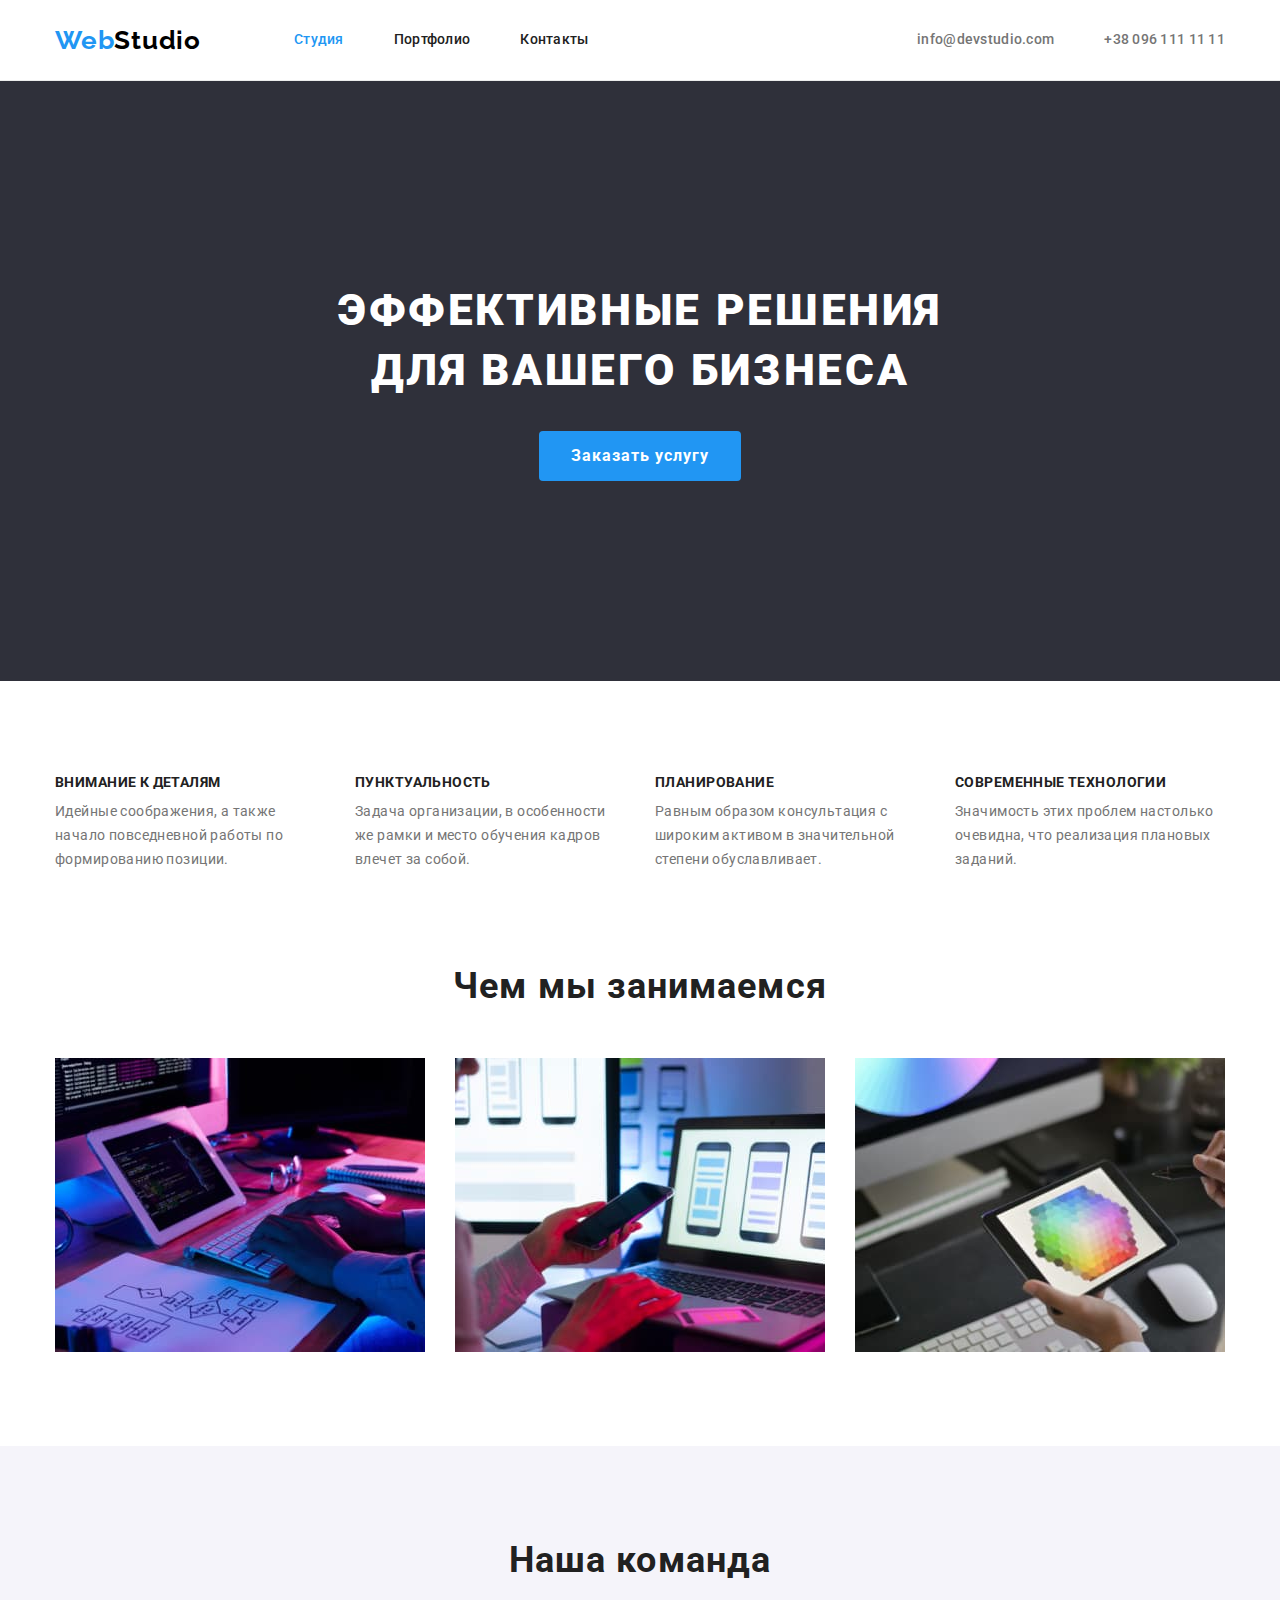
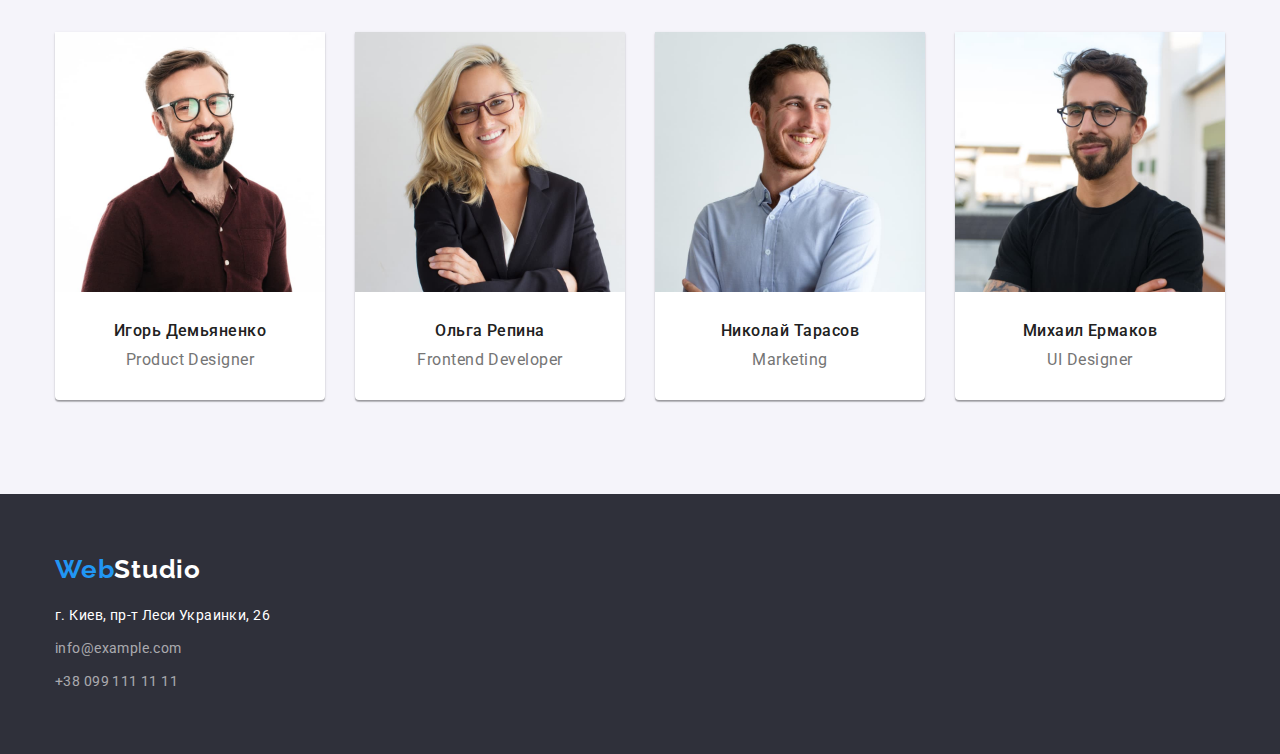
<file: index.html>
<!DOCTYPE html>
<html lang="ru">
  <head>
    <meta charset="UTF-8" />
    <meta http-equiv="X-UA-Compatible" content="IE=edge" />
    <meta name="viewport" content="width=device-width, initial-scale=1.0" />
    <title>WebStudio-Студия</title>
    <link rel="preconnect" href="https://fonts.googleapis.com" />
    <link rel="preconnect" href="https://fonts.gstatic.com" crossorigin />
    <link
      href="https://fonts.googleapis.com/css2?family=Raleway:wght@700&family=Roboto:wght@400;500;700;900&display=swap"
      rel="stylesheet"
    />
    <link
      rel="stylesheet"
      href="https://cdnjs.cloudflare.com/ajax/libs/modern-normalize/1.1.0/modern-normalize.min.css"
      integrity="sha512-wpPYUAdjBVSE4KJnH1VR1HeZfpl1ub8YT/NKx4PuQ5NmX2tKuGu6U/JRp5y+Y8XG2tV+wKQpNHVUX03MfMFn9Q=="
      crossorigin="anonymous"
      referrerpolicy="no-referrer"
    />
    <link rel="stylesheet" href="./css/styles.css" />
  </head>
  <body>
    <!-- Шапка -->
    <header class="header-bgc">
      <div class="container main-header">
        <a href="./index.html" class="logo-header link"><span class="pre-logo">Web</span>Studio</a>
        <nav class="main-nav">
          <ul class="site-nav list">
            <li class="item"><a href="./index.html" class="link current">Студия</a></li>
            <li class="item"><a href="./portfolio.html" class="link">Портфолио</a></li>
            <li class="item"><a href="" class="link">Контакты</a></li>
          </ul>
        </nav>
        <ul class="auth-nav list">
          <li class="item">
            <a href="mailto:info@devstudio.com" class="link">info@devstudio.com</a>
          </li>
          <li class="item">
            <a href="tel:+380961111111" class="link">+38 096 111 11 11</a>
          </li>
        </ul>
      </div>
    </header>

    <!-- Основной контент -->
    <main>
      <section class="section-hero hero">
        <div class="container">
          <h1 class="hero-title">Эффективные решения для вашего бизнеса</h1>
          <button type="button" class="button">Заказать услугу</button>
        </div>
      </section>
      <!-- Особенности -->
      <section class="section-features section">
        <div class="container">
          <h2 class="section-title visually-hidden">Особенности</h2>
          <ul class="features-list list">
            <li class="item">
              <h3 class="title">Внимание к деталям</h3>
              <p class="text">
                Идейные соображения, а также начало повседневной работы по формированию позиции.
              </p>
            </li>
            <li class="item">
              <h3 class="title">Пунктуальность</h3>
              <p class="text">
                Задача организации, в особенности же рамки и место обучения кадров влечет за собой.
              </p>
            </li>
            <li class="item">
              <h3 class="title">Планирование</h3>
              <p class="text">
                Равным образом консультация с широким активом в значительной степени обуславливает.
              </p>
            </li>
            <li class="item">
              <h3 class="title">Современные технологии</h3>
              <p class="text">
                Значимость этих проблем настолько очевидна, что реализация плановых заданий.
              </p>
            </li>
          </ul>
        </div>
      </section>
      <!-- Чем мы занимаемся -->
      <section class="section-work section">
        <div class="container">
          <h2 class="section-title">Чем мы занимаемся</h2>
          <ul class="work-list list">
            <li class="item">
              <img
                src="./images/hands_tablet_big.jpg"
                alt="Человек занимающийся версткой сайта"
                width="370"
                height="294"
              />
            </li>
            <li class="item">
              <img
                src="./images/hands_phone.jpg"
                alt="Человек занимающийся разработкой мобильного приложения"
                width="370"
                height="294"
              />
            </li>
            <li class="item">
              <img
                src="./images/hands_tablet_small.jpg"
                alt="Человек занимающийся дизайнерской работой"
                width="370"
                height="294"
              />
            </li>
          </ul>
        </div>
      </section>
      <!-- Наша команда -->
      <section class="section-team section team-bgc">
        <div class="container">
          <h2 class="section-title">Наша команда</h2>
          <ul class="team-list list">
            <li class="card">
              <img
                src="./images/team_Igor.jpg"
                alt="Игорь Демьяненко - Product Designer"
                width="270"
                height="260"
              />
              <div class="card-item">
                <h3 class="title">Игорь Демьяненко</h3>
                <p lang="en" class="text">Product Designer</p>
              </div>
            </li>
            <li class="card">
              <img
                src="./images/team_Olya.jpg"
                alt="Ольга Репина - Frontend Developer"
                width="270"
                height="260"
              />
              <div class="card-item">
                <h3 class="title">Ольга Репина</h3>
                <p lang="en" class="text">Frontend Developer</p>
              </div>
            </li>
            <li class="card">
              <img
                src="./images/team_Nikolaj.jpg"
                alt="Николай Тарасов - Marketing"
                width="270"
                height="260"
              />
              <div class="card-item">
                <h3 class="title">Николай Тарасов</h3>
                <p lang="en" class="text">Marketing</p>
              </div>
            </li>
            <li class="card">
              <img
                src="./images/team_Michael.jpg"
                alt="Михаил Ермаков - UI Designer"
                width="270"
                height="260"
              />
              <div class="card-item">
                <h3 class="title">Михаил Ермаков</h3>
                <p lang="en" class="text">UI Designer</p>
              </div>
            </li>
          </ul>
        </div>
      </section>
    </main>
    <!-- Подвал -->
    <footer class="footer-bgc">
      <div class="container">
        <div class="main-footer">
          <div class="logo-footer-full">
            <a href="./index.html" class="logo-footer link"
              ><span class="pre-logo">Web</span>Studio</a
            >
          </div>
          <address>
            <ul class="address-list list">
              <li class="item">
                <a href="" class="work-address link">г. Киев, пр-т Леси Украинки, 26</a>
              </li>
              <li class="item">
                <a href="mailto:info@example.com" class="contacts link">info@example.com</a>
              </li>
              <li class="item">
                <a href="tel:+380991111111" class="contacts link">+38 099 111 11 11</a>
              </li>
            </ul>
          </address>
        </div>
      </div>
    </footer>
  </body>
</html>
</file>
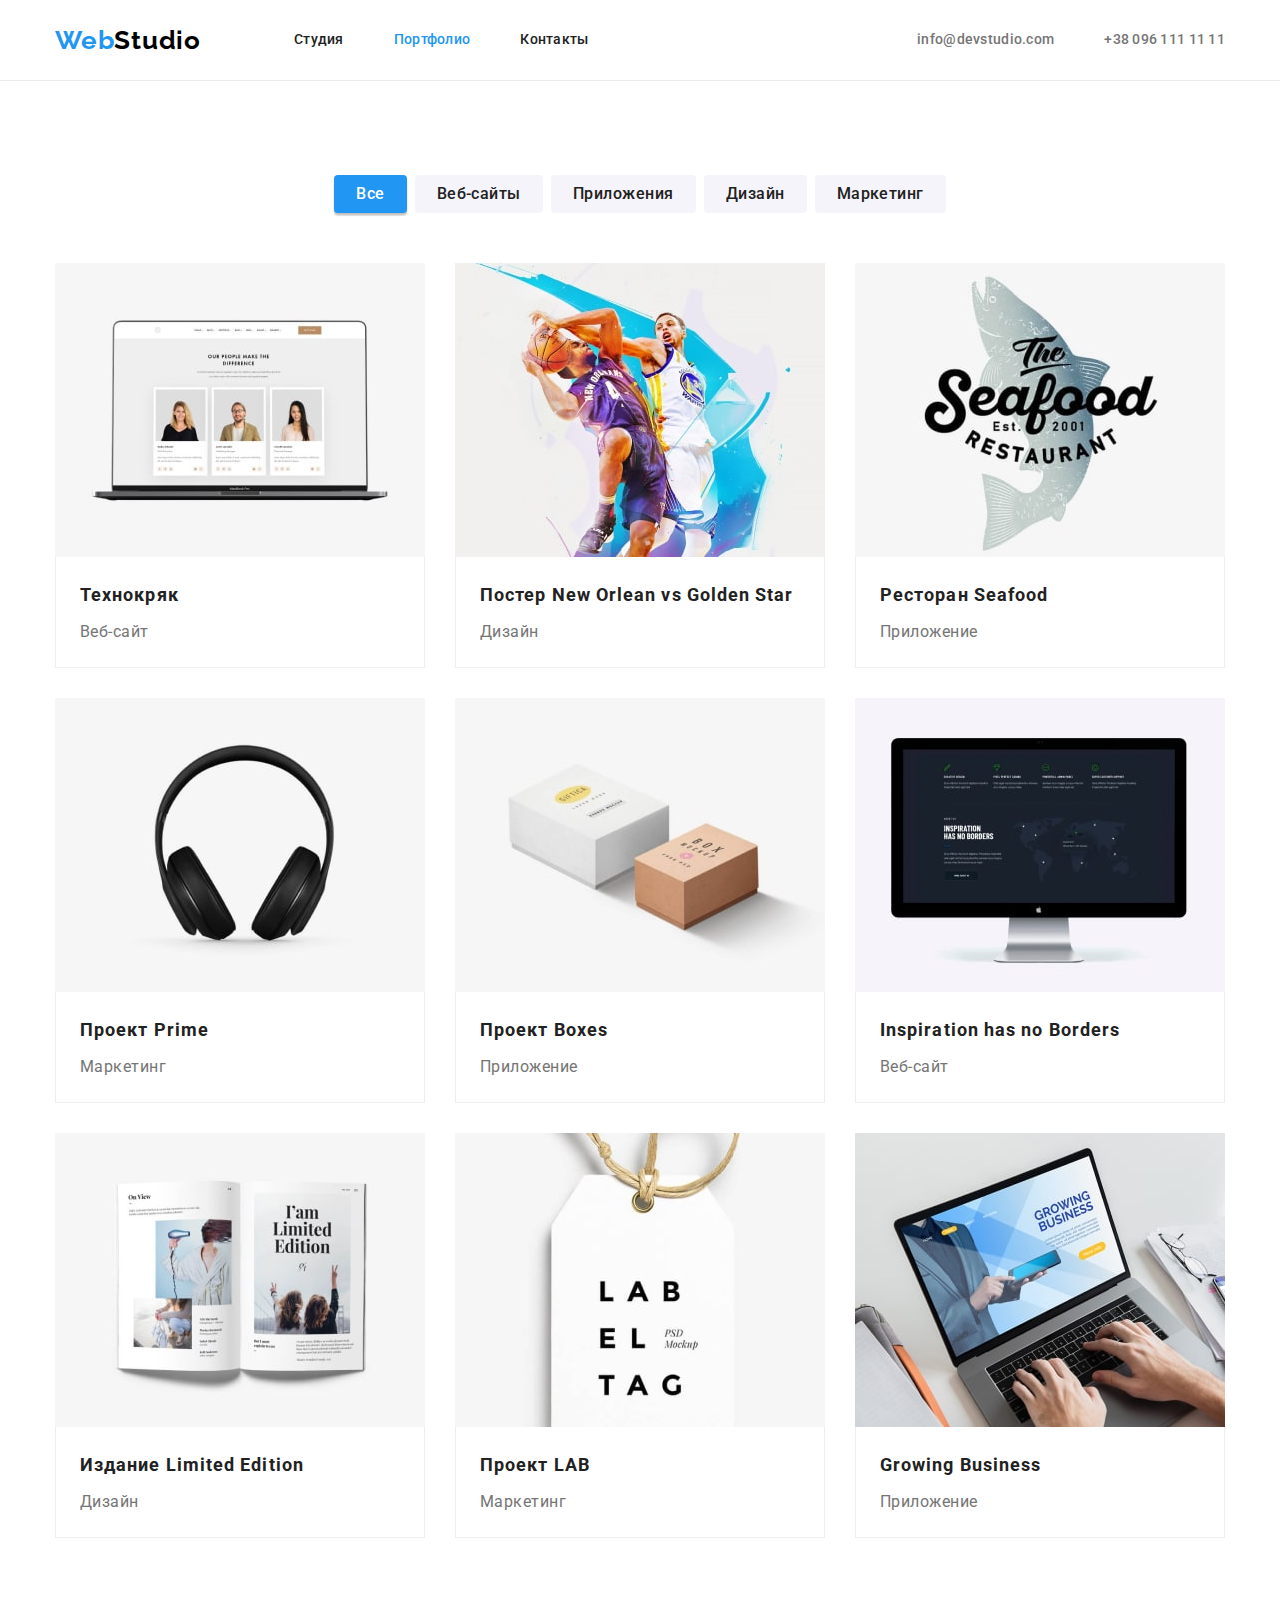
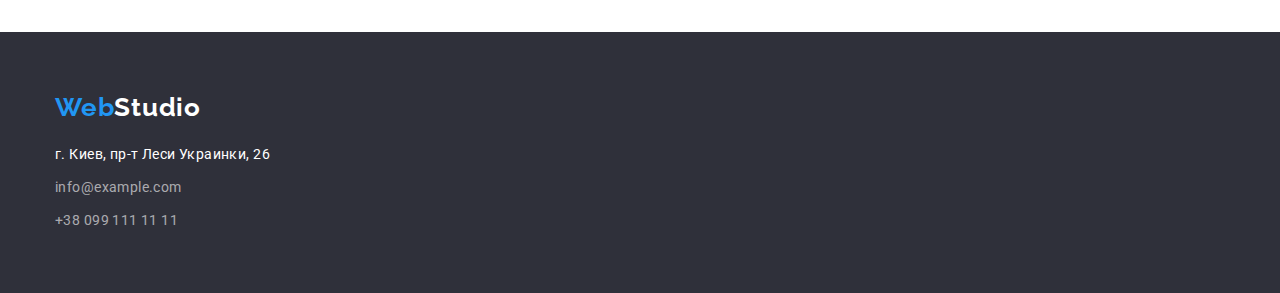
<file: portfolio.html>
<!DOCTYPE html>
<html lang="ru">
  <head>
    <meta charset="UTF-8" />
    <meta http-equiv="X-UA-Compatible" content="IE=edge" />
    <meta name="viewport" content="width=device-width, initial-scale=1.0" />
    <title>WebStudio-Портфолио</title>
    <link rel="preconnect" href="https://fonts.googleapis.com" />
    <link rel="preconnect" href="https://fonts.gstatic.com" crossorigin />
    <link
      href="https://fonts.googleapis.com/css2?family=Raleway:wght@700&family=Roboto:wght@400;500;700;900&display=swap"
      rel="stylesheet"
    />
    <link
      rel="stylesheet"
      href="https://cdnjs.cloudflare.com/ajax/libs/modern-normalize/1.1.0/modern-normalize.min.css"
      integrity="sha512-wpPYUAdjBVSE4KJnH1VR1HeZfpl1ub8YT/NKx4PuQ5NmX2tKuGu6U/JRp5y+Y8XG2tV+wKQpNHVUX03MfMFn9Q=="
      crossorigin="anonymous"
      referrerpolicy="no-referrer"
    />
    <link rel="stylesheet" href="./css/styles.css" />
  </head>
  <body>
    <!-- Шапка -->
    <header class="header-bgc">
      <div class="container main-header">
        <a href="./index.html" class="logo-header link"><span class="pre-logo">Web</span>Studio</a>
        <nav class="main-nav">
          <ul class="site-nav list">
            <li class="item"><a href="./index.html" class="link">Студия</a></li>
            <li class="item"><a href="./portfolio.html" class="link current">Портфолио</a></li>
            <li class="item"><a href="" class="link">Контакты</a></li>
          </ul>
        </nav>
        <ul class="auth-nav list">
          <li class="item">
            <a href="mailto:info@devstudio.com" class="link">info@devstudio.com</a>
          </li>
          <li class="item">
            <a href="tel:+380961111111" class="link">+38 096 111 11 11</a>
          </li>
        </ul>
      </div>
    </header>
    <!-- Наши работы -->
    <main>
      <section class="projects">
        <div class="container">
          <h1 class="projects-title visually-hidden">Наши работы</h1>
          <ul class="projects-filter list">
            <li class="item">
              <button type="button" class="button-filter current-button">Все</button>
            </li>
            <li class="item"><button type="button" class="button-filter">Веб-сайты</button></li>
            <li class="item"><button type="button" class="button-filter">Приложения</button></li>
            <li class="item"><button type="button" class="button-filter">Дизайн</button></li>
            <li class="item"><button type="button" class="button-filter">Маркетинг</button></li>
          </ul>
          <ul class="projects-list list">
            <li class="card">
              <a href="" class="link">
                <img
                  src="./images/project1.jpg"
                  alt="Разработка веб-сайтов"
                  width="370"
                  height="294"
                />
                <div class="projects-item">
                  <h2 class="title">Технокряк</h2>
                  <p class="item">Веб-сайт</p>
                </div>
              </a>
            </li>
            <li class="card">
              <a href="" class="link">
                <img
                  src="./images/project2.jpg"
                  alt="Разработка постеров"
                  width="370"
                  height="294"
                />
                <div class="projects-item">
                  <h2 class="title">Постер <span lang="en">New Orlean vs Golden Star</span></h2>
                  <p class="item">Дизайн</p>
                </div>
              </a>
            </li>
            <li class="card">
              <a href="" class="link">
                <img
                  src="./images/project3.jpg"
                  alt="Разработка приложения"
                  width="370"
                  height="294"
                />
                <div class="projects-item">
                  <h2 class="title">Ресторан <span lang="en">Seafood</span></h2>
                  <p class="item">Приложение</p>
                </div>
              </a>
            </li>
            <li class="card">
              <a href="" class="link">
                <img
                  src="./images/project4.jpg"
                  alt="Маркетинговое иследование"
                  width="370"
                  height="294"
                />
                <div class="projects-item">
                  <h2 class="title">Проект <span lang="en">Prime</span></h2>
                  <p class="item">Маркетинг</p>
                </div>
              </a>
            </li>
            <li class="card">
              <a href="" class="link">
                <img
                  src="./images/project5.jpg"
                  alt="Разработка приложения"
                  width="370"
                  height="294"
                />
                <div class="projects-item">
                  <h2 class="title">Проект <span lang="en">Boxes</span></h2>
                  <p class="item">Приложение</p>
                </div>
              </a>
            </li>
            <li class="card">
              <a href="" class="link">
                <img
                  src="./images/project6.jpg"
                  alt="Разработка веб-сайтов"
                  width="370"
                  height="294"
                />
                <div class="projects-item">
                  <h2 class="title" lang="en">Inspiration has no Borders</h2>
                  <p class="item">Веб-сайт</p>
                </div>
              </a>
            </li>
            <li class="card">
              <a href="" class="link">
                <img
                  src="./images/project7.jpg"
                  alt="Оформление журналов"
                  width="370"
                  height="294"
                />
                <div class="projects-item">
                  <h2 class="title">Издание <span lang="en">Limited Edition</span></h2>
                  <p class="item">Дизайн</p>
                </div>
              </a>
            </li>
            <li class="card">
              <a href="" class="link">
                <img
                  src="./images/project8.jpg"
                  alt="Маркетинговое иследование"
                  width="370"
                  height="294"
                />
                <div class="projects-item">
                  <h2 class="title">Проект <span lang="en">LAB</span></h2>
                  <p class="item">Маркетинг</p>
                </div>
              </a>
            </li>
            <li class="card">
              <a href="" class="link">
                <img
                  src="./images/project9.jpg"
                  alt="Разработка приложения"
                  width="370"
                  height="294"
                />
                <div class="projects-item">
                  <h2 class="title" lang="en">Growing Business</h2>
                  <p class="item">Приложение</p>
                </div>
              </a>
            </li>
          </ul>
        </div>
      </section>
    </main>
    <!-- Подвал -->
    <footer class="footer-bgc">
      <div class="container">
        <div class="main-footer">
          <div class="logo-footer-full">
            <a href="./index.html" class="logo-footer link"
              ><span class="pre-logo">Web</span>Studio</a
            >
          </div>
          <address>
            <ul class="address-list list">
              <li class="item">
                <a href="" class="work-address link">г. Киев, пр-т Леси Украинки, 26</a>
              </li>
              <li class="item">
                <a href="mailto:info@example.com" class="contacts link">info@example.com</a>
              </li>
              <li class="item">
                <a href="tel:+380991111111" class="contacts link">+38 099 111 11 11</a>
              </li>
            </ul>
          </address>
        </div>
      </div>
    </footer>
  </body>
</html>
</file>
<file: css/styles.css>
:root {
  --primary-font-family: 'Roboto', sans-serif;
  --logo-header-text-color: black;
  --logo-footer-text-color: white;
  --primary-text-color: rgba(117, 117, 117, 1);
  --title-text-color: rgba(33, 33, 33, 1);
  --accent-color: rgba(33, 150, 243, 1);
  --primary-bg-color: #ffffff;
  --header-bg-color: #ffffff;
  --footer-bg-color: rgba(47, 48, 58, 1);
  --button-text-color: rgba(255, 255, 255, 1);
  --button-bg-color: rgba(33, 150, 243, 1);
  --button-bg-hover-color: rgba(24, 140, 232, 1);
  --button-filter-text-color: rgba(33, 33, 33, 1);
  --button-filter-bgc-color: rgba(245, 244, 250, 1);
  --section-bg-color: rgba(245, 244, 250, 1);
  --contacts-text-color: rgba(255, 255, 255, 0.6);
  --card-border-color: rgba(238, 238, 238, 1);
}

html {
  box-sizing: border-box;
}

*,
*::before,
*::after {
  box-sizing: inherit;
}

body {
  background-color: var(--primary-bg-color);
  color: var(--primary-text-color);

  font-family: var(--primary-font-family);

  margin: 0;
}

img {
  display: block;
  max-width: 100%;
  height: auto;
}

h1,
h2,
h3,
h4,
h5,
h6 {
  margin-top: 0;
  margin-bottom: 0;
}

.visually-hidden {
  position: absolute;
  width: 1px;
  height: 1px;
  margin: -1px;
  border: 0;
  padding: 0;
  white-space: nowrap;
  clip-path: inset(100%);
  clip: rect(0 0 0 0);
  overflow: hidden;
}

/* Для всех ссылок */
.link {
  text-decoration: none;
}

/* Для всех списков */
.list {
  list-style: none;
  padding: 0;
  margin-top: 0;
  margin-bottom: 0;
}

/* Для всех параграфов */
.text {
  margin-top: 0;
  margin-bottom: 0;
}

/* Глобальный контейнер */
.container {
  /* outline: 1px solid tomato; */
  width: 1200px;
  padding-left: 15px;
  padding-right: 15px;
  margin-left: auto;
  margin-right: auto;
}

/* -----------------Главная-----------------*/

/* Кнопка */
.button {
  padding: 10px 32px;
  min-width: 200px;
  margin-left: auto;
  margin-right: auto;
  border-radius: 4px;

  color: var(--button-text-color);
  background-color: var(--button-bg-color);

  font-family: inherit;
  font-weight: 700;
  font-size: 16px;
  line-height: 1.87;
  display: flex;
  align-items: center;
  text-align: center;
  letter-spacing: 0.06em;
  border-style: none;
  cursor: pointer;
}

.button:hover,
.button:focus {
  color: var(--button-text-color);
  background-color: var(--button-bg-hover-color);
}

/* Header  */
.header-bgc {
  background-color: var(--header-bg-color);
  border-bottom: 1px solid rgba(236, 236, 236, 1);
}

.main-header {
  display: flex;
  align-items: center;
}

/* Логотип */
.logo-header,
.logo-footer {
  color: var(--logo-header-text-color);

  font-family: 'Raleway', sans-serif;
  font-weight: 700;
  font-size: 26px;
  line-height: 1.19;
  letter-spacing: 0.03em;
}

.logo-header {
  padding-top: 24px;
  padding-bottom: 24px;
}

.logo-footer {
  color: var(--logo-footer-text-color);
}

.pre-logo {
  color: var(--accent-color);
}

/* Site nav */
.site-nav {
  display: flex;
}

.site-nav .item:not(:last-child) {
  margin-right: 50px;
}

.site-nav .link {
  display: block;
  padding-top: 32px;
  padding-bottom: 32px;

  color: var(--title-text-color);

  font-weight: 500;
  font-size: 14px;
  line-height: 1.14;
  letter-spacing: 0.02em;
}

.site-nav .link:hover,
.site-nav .link:focus {
  color: var(--accent-color);
}

.site-nav .link.current {
  color: var(--accent-color);
}

.main-nav {
  margin-left: 93px;
}

/* Auth nav */
.auth-nav {
  display: flex;
  margin-left: auto;
}

.auth-nav .item + .item {
  margin-left: 50px;
}

.auth-nav .link {
  display: block;
  padding-top: 32px;
  padding-bottom: 32px;
  color: var(--primary-text-color);

  font-weight: 500;
  font-size: 14px;
  line-height: 1.14;
  letter-spacing: 0.02em;
}

.auth-nav .link:hover,
.auth-nav .link:focus {
  color: var(--accent-color);
}

/* Hero */

.section-hero {
  padding-top: 200px;
  padding-bottom: 200px;
}

.hero {
  background-color: rgba(47, 48, 58, 1);
}

.hero-title {
  color: var(--primary-bg-color);

  font-weight: 900;
  font-size: 44px;
  line-height: 1.36;
  text-align: center;
  letter-spacing: 0.06em;
  text-transform: uppercase;

  margin-left: auto;
  margin-right: auto;
  margin-bottom: 30px;

  max-width: 696px;
}

/* Section */
.section-title {
  color: var(--title-text-color);

  font-weight: 700;
  font-size: 36px;
  line-height: 1.16;
  text-align: center;
  letter-spacing: 0.03em;

  margin-bottom: 50px;
}

/* Features */
.features-list {
  display: flex;
}

.features-list .item:not(:last-child) {
  margin-right: 30px;
}

.features-list .item {
  width: 270px;
}

.features-list .title {
  color: var(--title-text-color);

  font-weight: 700;
  font-size: 14px;
  line-height: 1.14;
  text-transform: uppercase;
  letter-spacing: 0.03em;

  margin-bottom: 10px;
}

.features-list .text {
  font-size: 14px;
  line-height: 1.71;
  letter-spacing: 0.03em;
}

.section-features {
  padding-top: 94px;
  padding-bottom: 47px;
}

/* Work */
.section-work {
  padding-top: 47px;
  padding-bottom: 94px;
}

.work-list {
  display: flex;
}

.work-list .item:not(:last-child) {
  margin-right: 30px;
}

/* Team  */

.team-list {
  display: flex;
}

.team-list .title {
  color: var(--title-text-color);

  font-weight: 500;
  font-size: 16px;
  line-height: 1.18;
  letter-spacing: 0.03em;
}

.team-list .text {
  font-size: 16px;
  line-height: 1.18;
  letter-spacing: 0.03em;
}

.team-list .card {
  background-color: var(--primary-bg-color);
}

.team-list .card:not(:last-child) {
  margin-right: 30px;
}

.team-bgc {
  background-color: var(--section-bg-color);
}

.card-item {
  padding-top: 30px;
  padding-bottom: 30px;
  text-align: center;
}

.card-item .title {
  margin-bottom: 10px;
}

.team-list .card {
  box-shadow: 0px 1px 3px rgba(0, 0, 0, 0.12), 0px 1px 1px rgba(0, 0, 0, 0.14),
    0px 2px 1px rgba(0, 0, 0, 0.2);
  border-radius: 0px 0px 4px 4px;
}

.section-team {
  padding-top: 94px;
  padding-bottom: 94px;
}

/* Footer  */

.footer-bgc {
  background-color: var(--footer-bg-color);
  padding-top: 60px;
  padding-bottom: 60px;
}

.logo-footer-full {
  margin-bottom: 20px;
}

.address-list .item:not(:last-child) {
  margin-bottom: 9px;
}

.address-list .link:hover,
.address-list .link:focus {
  color: var(--accent-color);
}

.work-address {
  color: var(--button-text-color);
  font-style: normal;
  font-size: 14px;
  line-height: 1.71;
  letter-spacing: 0.03em;
}

.contacts {
  color: var(--contacts-text-color);
  font-style: normal;
  font-size: 14px;
  line-height: 1.71;
  letter-spacing: 0.03em;
}

/* -----------------Портолио-----------------*/

/* Фильтр */

.projects {
  padding-top: 94px;
  padding-bottom: 94px;
}

.projects-filter {
  display: flex;
  justify-content: center;
  margin-bottom: 50px;
}

.projects-filter .button-filter {
  padding: 6px 22px;
  border-radius: 4px;
}

.projects-filter .item:not(:last-child) {
  margin-right: 8px;
}

.button-filter {
  color: var(--button-filter-text-color);
  background-color: var(--button-filter-bgc-color);

  font-family: inherit;
  font-weight: 500;
  font-size: 16px;
  line-height: 1.62;
  text-align: center;
  letter-spacing: 0.03em;
  border-style: none;
  cursor: pointer;
}

.button-filter {
  padding: 0;
}

.button-filter:hover,
.button-filter:focus {
  color: var(--button-text-color);
  background-color: var(--button-bg-color);
  box-shadow: 0px 3px 1px rgba(0, 0, 0, 0.1), 0px 1px 2px rgba(0, 0, 0, 0.08),
    0px 2px 2px rgba(0, 0, 0, 0.12);
}

.current-button {
  color: var(--button-text-color);
  background-color: var(--accent-color);
  box-shadow: 0px 3px 1px rgba(0, 0, 0, 0.1), 0px 1px 2px rgba(0, 0, 0, 0.08),
    0px 2px 2px rgba(0, 0, 0, 0.12);
}

/* Список проектов */

.projects-list {
  display: flex;
  flex-wrap: wrap;
}

.projects-list .card {
  margin-right: 30px;
  margin-bottom: 30px;
}

.projects-list .card:nth-child(3n) {
  margin-right: 0px;
}

.projects-list .card:nth-last-child(-n + 3) {
  margin-bottom: 0px;
}

.projects-list .title {
  color: var(--title-text-color);

  font-weight: 700;
  font-size: 18px;
  line-height: 2;
  letter-spacing: 0.06em;
}

.projects-list .item {
  margin: 0;

  color: var(--primary-text-color);

  font-size: 16px;
  line-height: 1.88;
  letter-spacing: 0.03em;
}

.projects-item {
  padding: 20px 24px;
  border-bottom: 1px solid rgba(238, 238, 238, 1);
  border-left: 1px solid rgba(238, 238, 238, 1);
  border-right: 1px solid rgba(238, 238, 238, 1);
}

.projects-item .title {
  margin-bottom: 4px;
}
</file>
